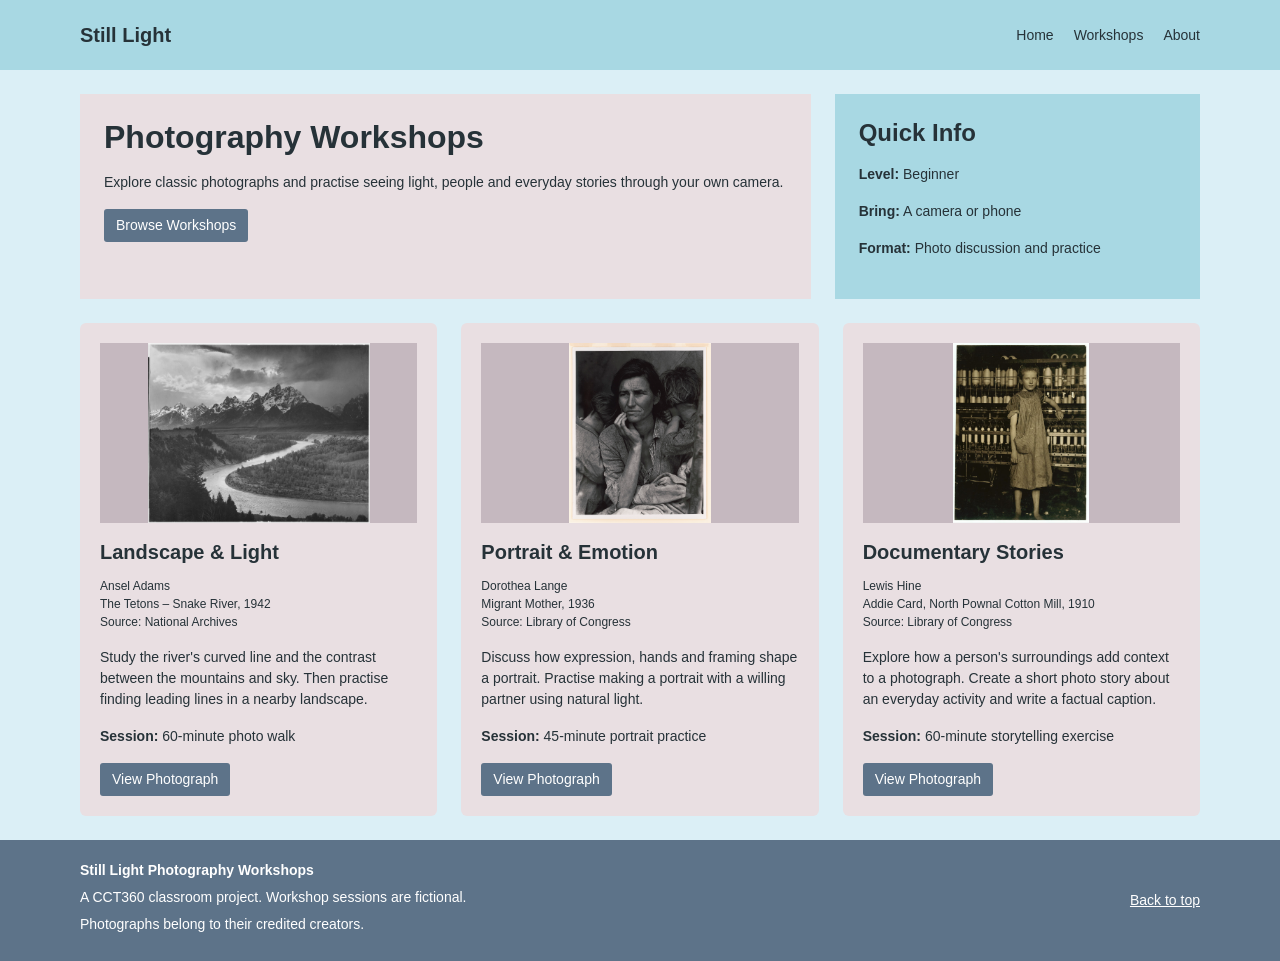
<file: index.html>
<!DOCTYPE html>
<html lang="en">
<head>
  <meta charset="UTF-8">
  <meta name="viewport" content="width=device-width, initial-scale=1.0">
  <title>Still Light Photography Workshops</title>
  <link rel="stylesheet" href="css/style.css">
</head>

<body id="home">
  <!-- Header -->
  <header class="site-header">
    <div class="logo">Still Light</div>

    <nav class="nav-links">
      <a href="#home">Home</a>
      <a href="#workshops">Workshops</a>
      <a href="#about">About</a>
    </nav>
  </header>

  <main class="container">
    <!-- Hero section -->
    <section class="hero-grid">
      <article class="hero-banner">
        <h1>Photography Workshops</h1>

        <p>
          Explore classic photographs and practise seeing light,
          people and everyday stories through your own camera.
        </p>

        <a class="btn-primary" href="#workshops">
          Browse Workshops
        </a>
      </article>

      <aside class="hero-sidebar">
        <h2>Quick Info</h2>
        <p><strong>Level:</strong> Beginner</p>
        <p><strong>Bring:</strong> A camera or phone</p>
        <p><strong>Format:</strong> Photo discussion and practice</p>
      </aside>
    </section>

    <!-- Workshop cards -->
    <section
      class="cards-gallery"
      id="workshops"
      aria-label="Photography workshops"
    >
      <article class="card">
        <img
          class="card-img"
          src="assets/adams.jpg"
          alt="The Snake River winding towards the Teton mountains"
        >

        <h3>Landscape &amp; Light</h3>

        <p class="photo-credit">
          Ansel Adams<br>
          The Tetons – Snake River, 1942<br>
          Source: National Archives
        </p>

        <p>
          Study the river's curved line and the contrast between
          the mountains and sky. Then practise finding leading
          lines in a nearby landscape.
        </p>

        <p><strong>Session:</strong> 60-minute photo walk</p>

        <a
          class="btn-card"
          href="https://www.archives.gov/research/still-pictures/highlights/the-tetons-snake-river"
        >
          View Photograph
        </a>
      </article>

      <article class="card">
        <img
          class="card-img"
          src="assets/lange.jpg"
          alt="Florence Owens Thompson seated with her children"
        >

        <h3>Portrait &amp; Emotion</h3>

        <p class="photo-credit">
          Dorothea Lange<br>
          Migrant Mother, 1936<br>
          Source: Library of Congress
        </p>

        <p>
          Discuss how expression, hands and framing shape a
          portrait. Practise making a portrait with a willing
          partner using natural light.
        </p>

        <p><strong>Session:</strong> 45-minute portrait practice</p>

        <a
          class="btn-card"
          href="https://www.loc.gov/item/2004681697/"
        >
          View Photograph
        </a>
      </article>

      <article class="card">
        <img
          class="card-img"
          src="assets/hine.jpg"
          alt="Addie Card standing beside machinery in a cotton mill"
        >

        <h3>Documentary Stories</h3>

        <p class="photo-credit">
          Lewis Hine<br>
          Addie Card, North Pownal Cotton Mill, 1910<br>
          Source: Library of Congress
        </p>

        <p>
          Explore how a person's surroundings add context to
          a photograph. Create a short photo story about an
          everyday activity and write a factual caption.
        </p>

        <p><strong>Session:</strong> 60-minute storytelling exercise</p>

        <a
          class="btn-card"
          href="https://www.loc.gov/item/2018675329/"
        >
          View Photograph
        </a>
      </article>
    </section>
  </main>

  <!-- Footer -->
  <footer class="site-footer" id="about">
    <div>
      <p><strong>Still Light Photography Workshops</strong></p>
      <p>
        A CCT360 classroom project. Workshop sessions are fictional.
      </p>
      <p>Photographs belong to their credited creators.</p>
    </div>

    <a href="#home">Back to top</a>
  </footer>
</body>
</html>
</file>
<file: css/style.css>
/* Basic styles */
* {
  box-sizing: border-box;
}

body {
  margin: 0;
  background-color: #DBEFF6;
  color: #263238;
  font-family: Arial, Helvetica, sans-serif;
  font-size: 14px;
  line-height: 1.5;
}

h1,
h2,
h3,
p {
  margin-top: 0;
}

h1 {
  font-size: 32px;
  line-height: 1.2;
  margin-bottom: 16px;
}

h2 {
  font-size: 24px;
  line-height: 1.25;
  margin-bottom: 16px;
}

h3 {
  font-size: 20px;
  line-height: 1.3;
  margin-bottom: 12px;
}

p {
  margin-bottom: 16px;
}

/* Header */
.site-header {
  display: flex;
  justify-content: space-between;
  align-items: center;
  flex-wrap: wrap;
  gap: 12px;
  padding: 20px;
  background-color: #A8D8E3;
}

.logo {
  font-size: 20px;
  font-weight: bold;
}

.nav-links {
  display: flex;
  gap: 20px;
}

.nav-links a {
  color: #263238;
  text-decoration: none;
}

.nav-links a:hover {
  text-decoration: underline;
}

/* Main content */
.container {
  padding: 24px 20px;
}

/* Mobile-first: one column */
.hero-grid {
  display: grid;
  grid-template-columns: 1fr;
  gap: 24px;
  margin-bottom: 24px;
}

.hero-banner {
  padding: 24px;
  background-color: #E9DFE2;
}

.hero-sidebar {
  padding: 24px;
  background-color: #A8D8E3;
}

/* Workshop gallery */
.cards-gallery {
  display: grid;
  grid-template-columns: 1fr;
  gap: 24px;
}

.card {
  display: flex;
  flex-direction: column;
  padding: 20px;
  border-radius: 6px;
  background-color: #E9DFE2;
}

.card-img {
  display: block;
  width: 100%;
  height: 180px;
  object-fit: contain;
  background-color: #C5B8BF;
  margin-bottom: 16px;
}

.photo-credit {
  font-size: 12px;
}

/* Simple links styled as buttons */
.btn-primary,
.btn-card {
  display: inline-block;
  padding: 6px 12px;
  background-color: #5D7389;
  color: white;
  border-radius: 3px;
  text-decoration: none;
}

.btn-card {
  margin-top: auto;
  align-self: flex-start;
}

.btn-primary:hover,
.btn-card:hover {
  text-decoration: underline;
}

/* Footer */
.site-footer {
  display: flex;
  justify-content: space-between;
  align-items: center;
  flex-wrap: wrap;
  gap: 16px;
  padding: 20px;
  background-color: #5D7389;
  color: white;
}

.site-footer p {
  margin-bottom: 6px;
}

.site-footer a {
  color: white;
}

/* Desktop */
@media (min-width: 768px) {
  .site-header,
  .site-footer {
    padding: 20px 80px;
  }

  .container {
    padding: 24px 80px;
  }

  .hero-grid {
    grid-template-columns: 2fr 1fr;
  }

  .cards-gallery {
    grid-template-columns: repeat(auto-fit, minmax(250px, 1fr));
  }
}
</file>
